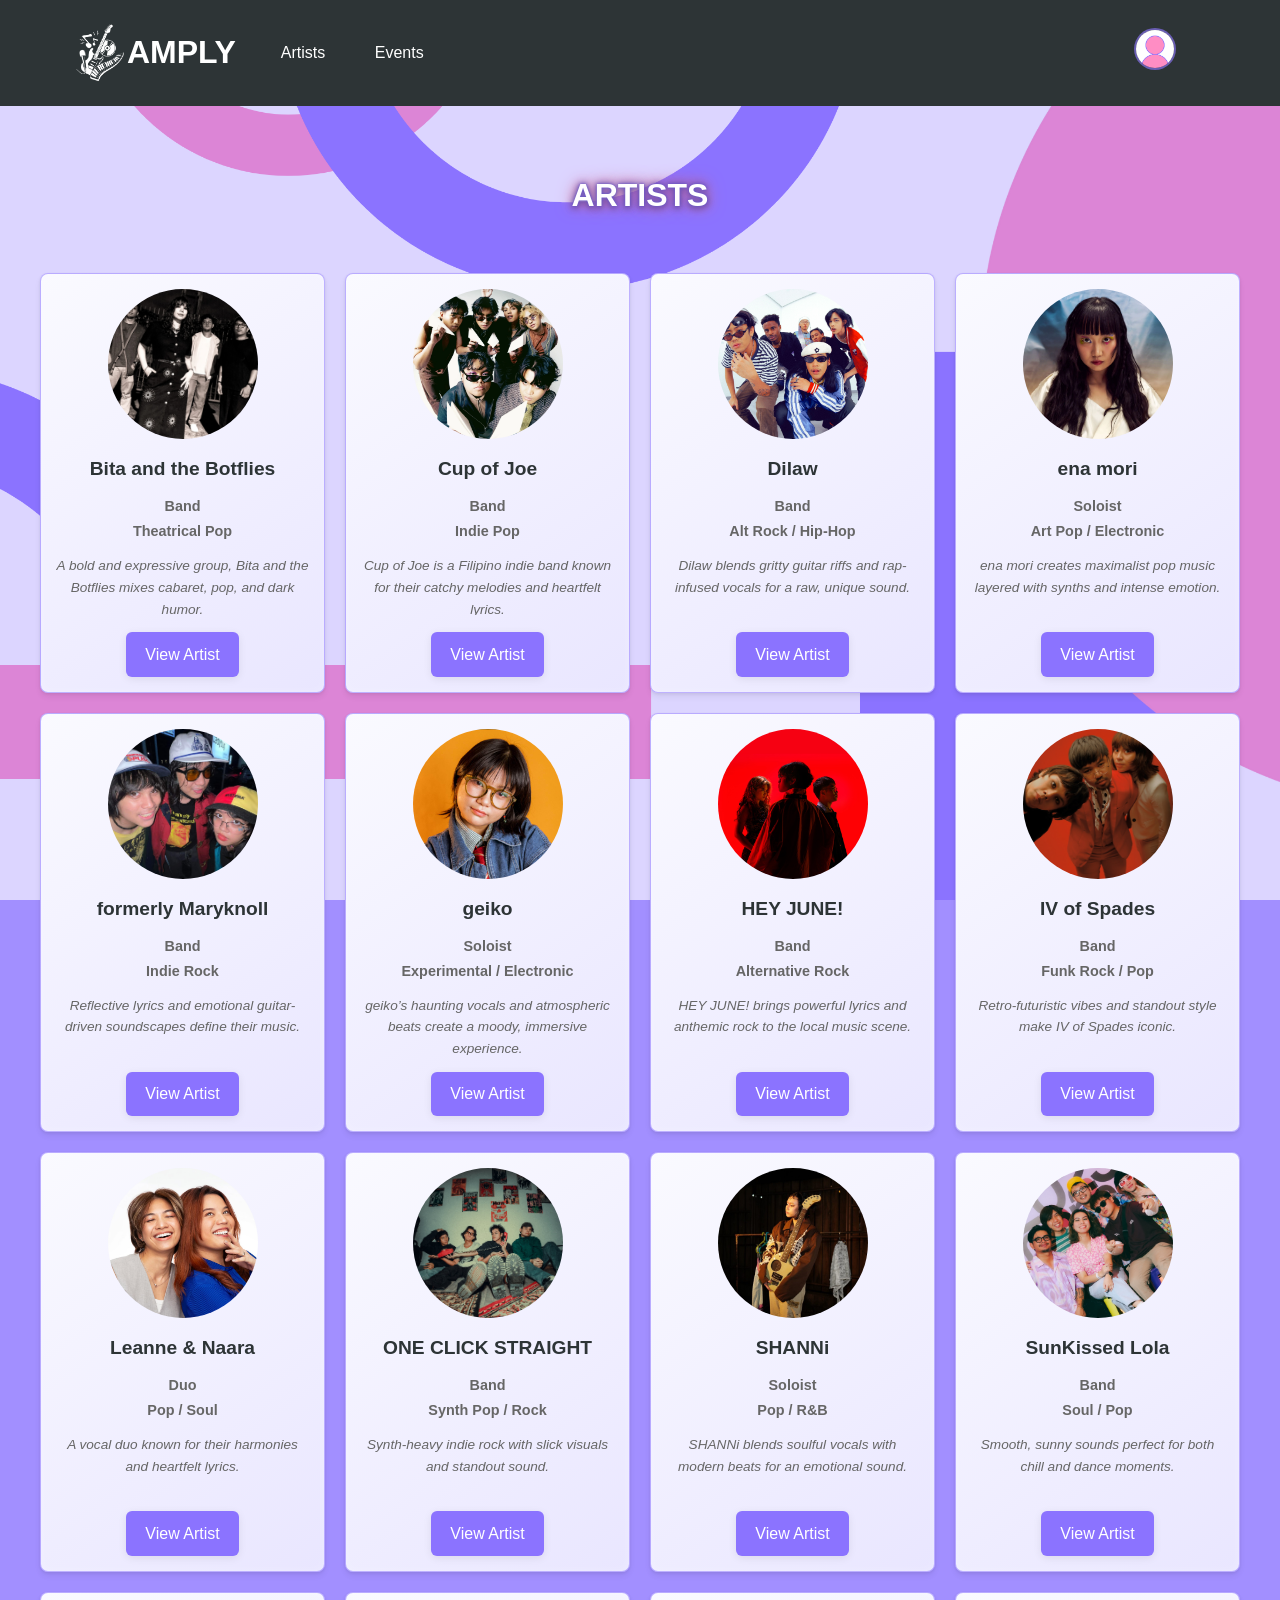
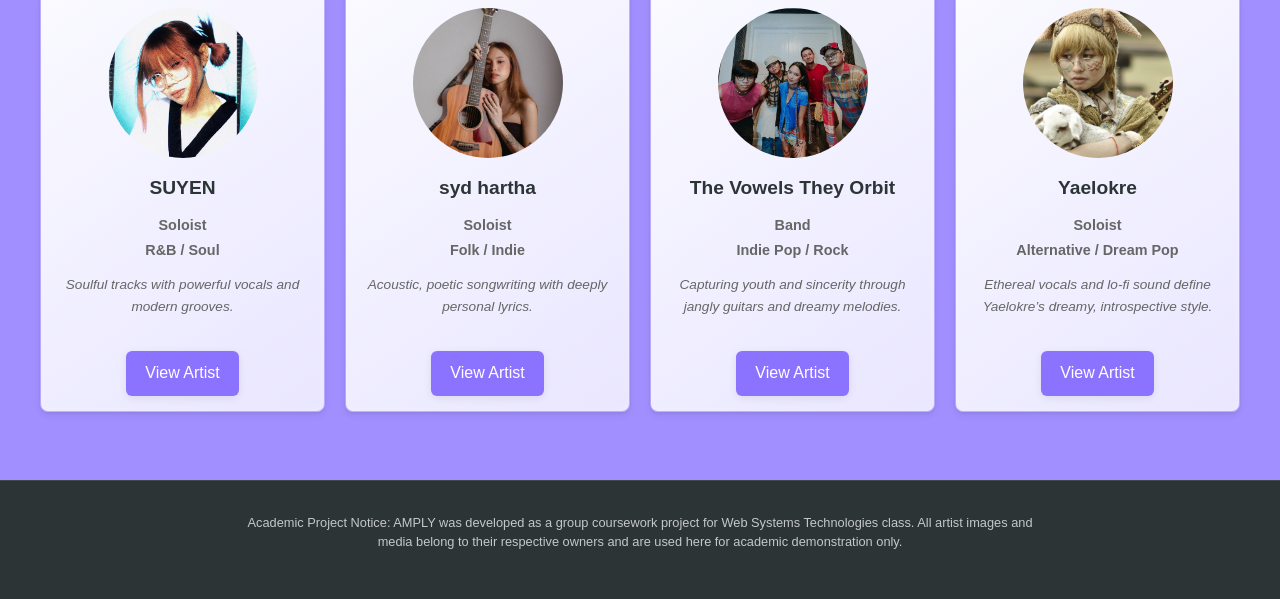
<file: artists.html>
<!DOCTYPE html>
<html lang="en">
<head>
  <meta charset="UTF-8" />
  <meta name="viewport" content="width=device-width, initial-scale=1.0" />
  <title>Artists | AMPLY</title>
  <link rel="stylesheet" href="style.css" />
</head>

<body class="artists-page">

  <header>
    <div class="container header-flex">
      <div class="logo-nav-group">
        <div class="logo-container">
          <a href="index.html" class="logo-link">
            <img src="assets/white-transp-logo.png" alt="AMPLY Logo" class="logo-img" />
            <h1 class="logo">AMPLY</h1>
          </a>
        </div>
        <nav class="main-nav">
          <a href="artists.html" class="nav-link">Artists</a>
          <a href="events.html" class="nav-link">Events</a>
        </nav>
      </div>

      <div class="profile-dropdown">
        <img src="assets/blank-pfp.png" alt="User Avatar" class="avatar-icon" onclick="toggleDropdown()" />
        <div id="dropdownMenu" class="dropdown-menu">
            <a href="profile.html">Profile</a>
            <a href="applications.html">My Events</a>
            <a href="login.html">Logout</a>
        </div>
      </div>
    </div>
  </header>

  <!-- Main content area -->
  <main class="main-content">
    <h2 class="artist-section-title">ARTISTS</h2>
    <div class="artist-grid" id="artist-container">
      <p id="loading-message">Loading artists...</p>
    </div>
  </main>

  <footer class="site-footer">
    <p class="academic-project-notice">Academic Project Notice: AMPLY was developed as a group coursework project for Web Systems Technologies class. All artist images and media belong to their respective owners and are used here for academic demonstration only.</p>
  </footer>

  <script src="profile.js"></script>
  <script src="artists-script.js"></script>
  
</body>
</html>
</file>
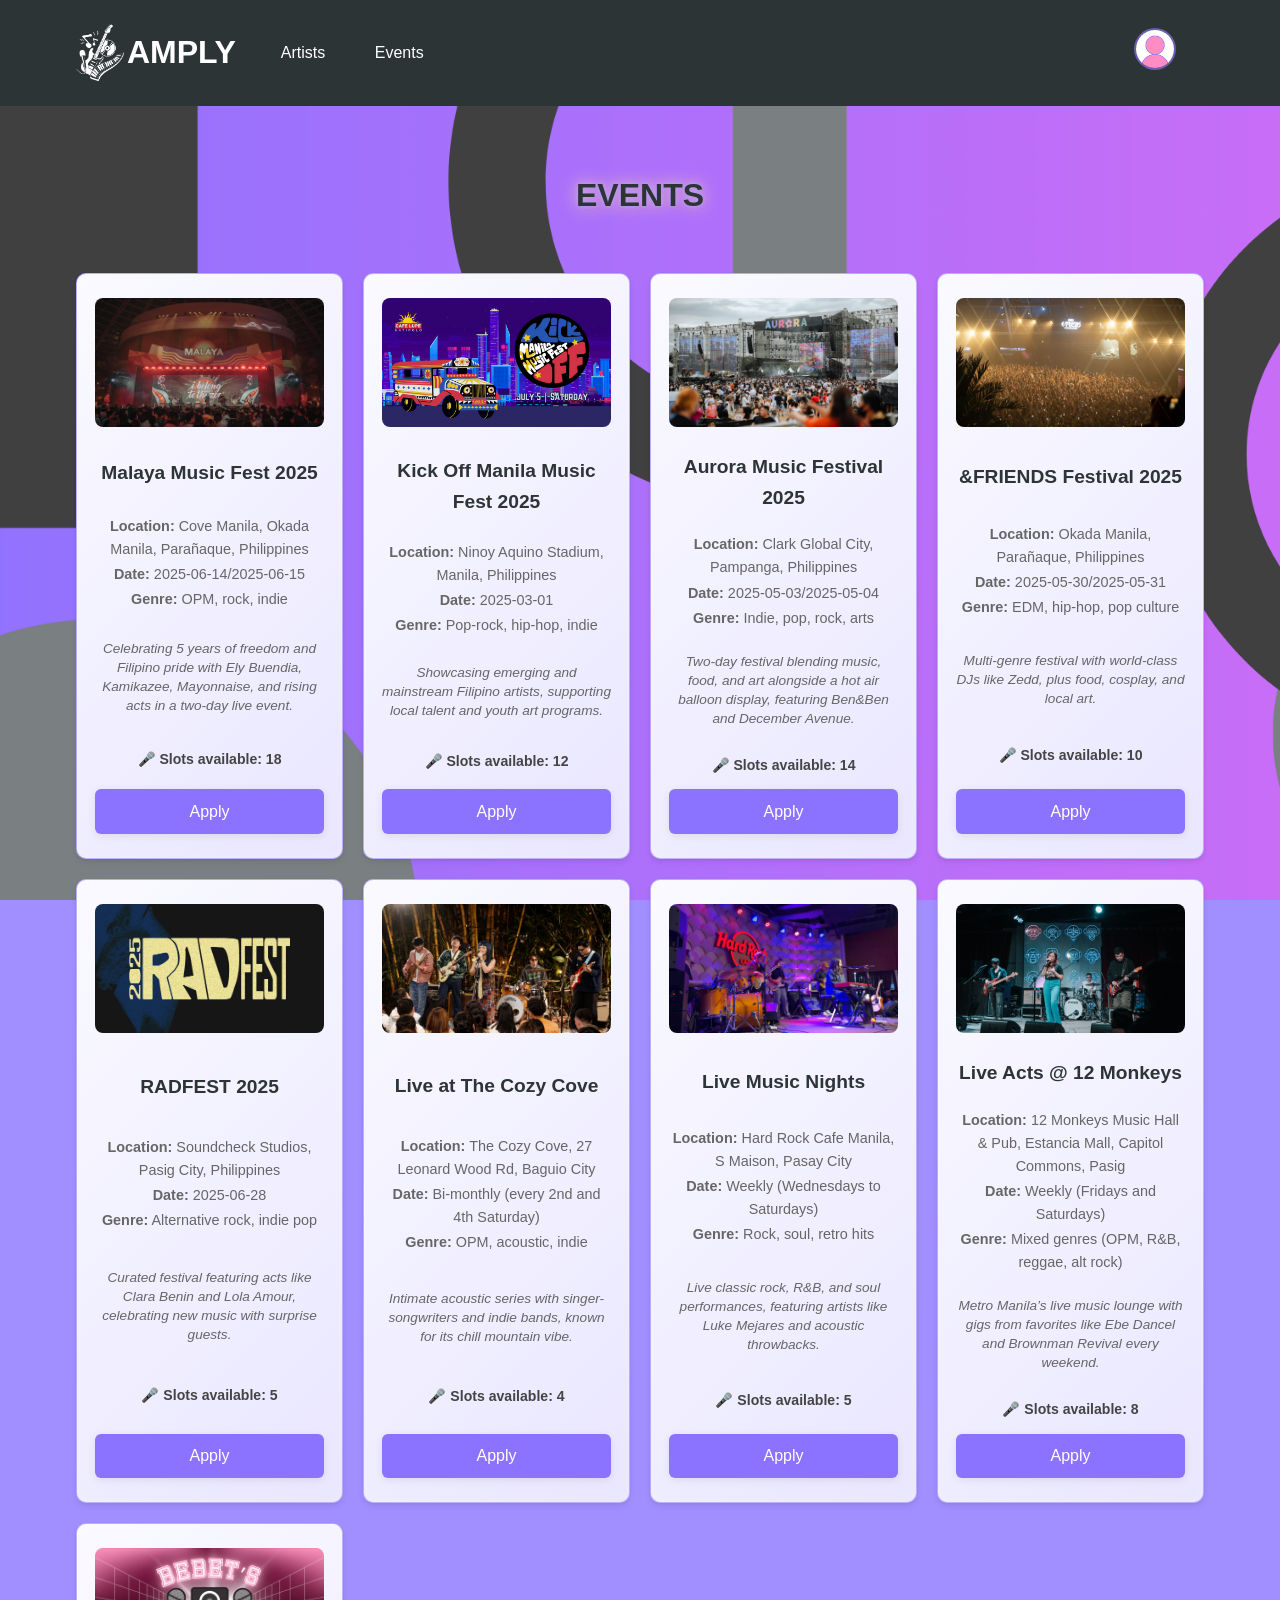
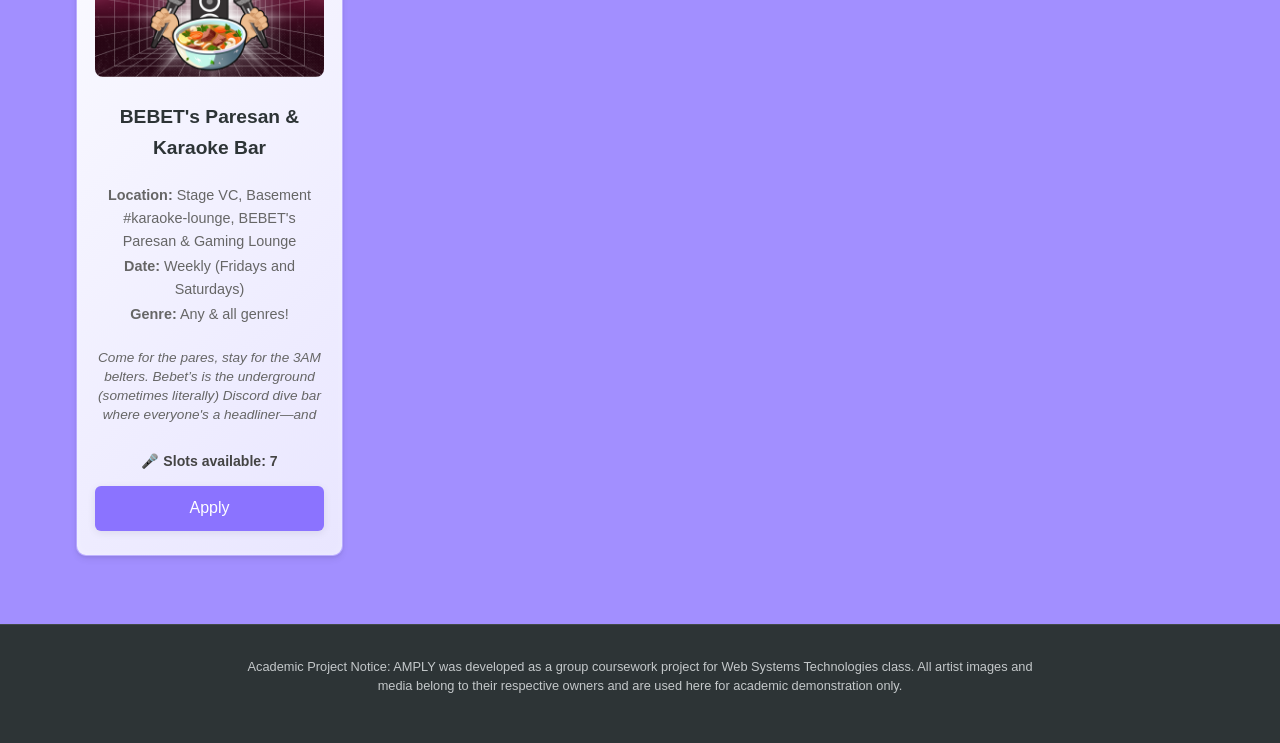
<file: events.html>
<!DOCTYPE html>
<html lang="en">
<head>
  <meta charset="UTF-8" />
  <meta name="viewport" content="width=device-width, initial-scale=1.0" />
  <title>Events | AMPLY</title>
  <link rel="stylesheet" href="style.css" />
</head>

<body class="events-page">
  <header>
    <div class="container header-flex">
      <div class="logo-nav-group">
        <div class="logo-container">
          <a href="index.html" class="logo-link">
            <img src="assets/white-transp-logo.png" alt="AMPLY Logo" class="logo-img" />
            <h1 class="logo">AMPLY</h1>
          </a>
        </div>
        <nav class="main-nav">
          <a href="artists.html" class="nav-link">Artists</a>
          <a href="events.html" class="nav-link">Events</a>
        </nav>
      </div>

      <div class="profile-dropdown">
        <img src="assets/blank-pfp.png" alt="User Avatar" class="avatar-icon" onclick="toggleDropdown()" />
        <div id="dropdownMenu" class="dropdown-menu">
            <a href="profile.html">Profile</a>
            <a href="applications.html">My Events</a>
            <a href="login.html">Logout</a>
        </div>
      </div>
    </div>
  </header>

<main class="main-content">
  <h2 class="event-section-title">EVENTS</h2>
  <div class="container">
    <div class="event-grid" id="event-container">
      <p id="loading-message">Loading events...</p>
    </div>
  </div>
</main>

  <footer class="site-footer">
    <p class="academic-project-notice">Academic Project Notice: AMPLY was developed as a group coursework project for Web Systems Technologies class. All artist images and media belong to their respective owners and are used here for academic demonstration only.</p>
  </footer>

  <script src="profile.js"></script>
  <script src="events-script.js"></script>

</body>
</html>
</file>
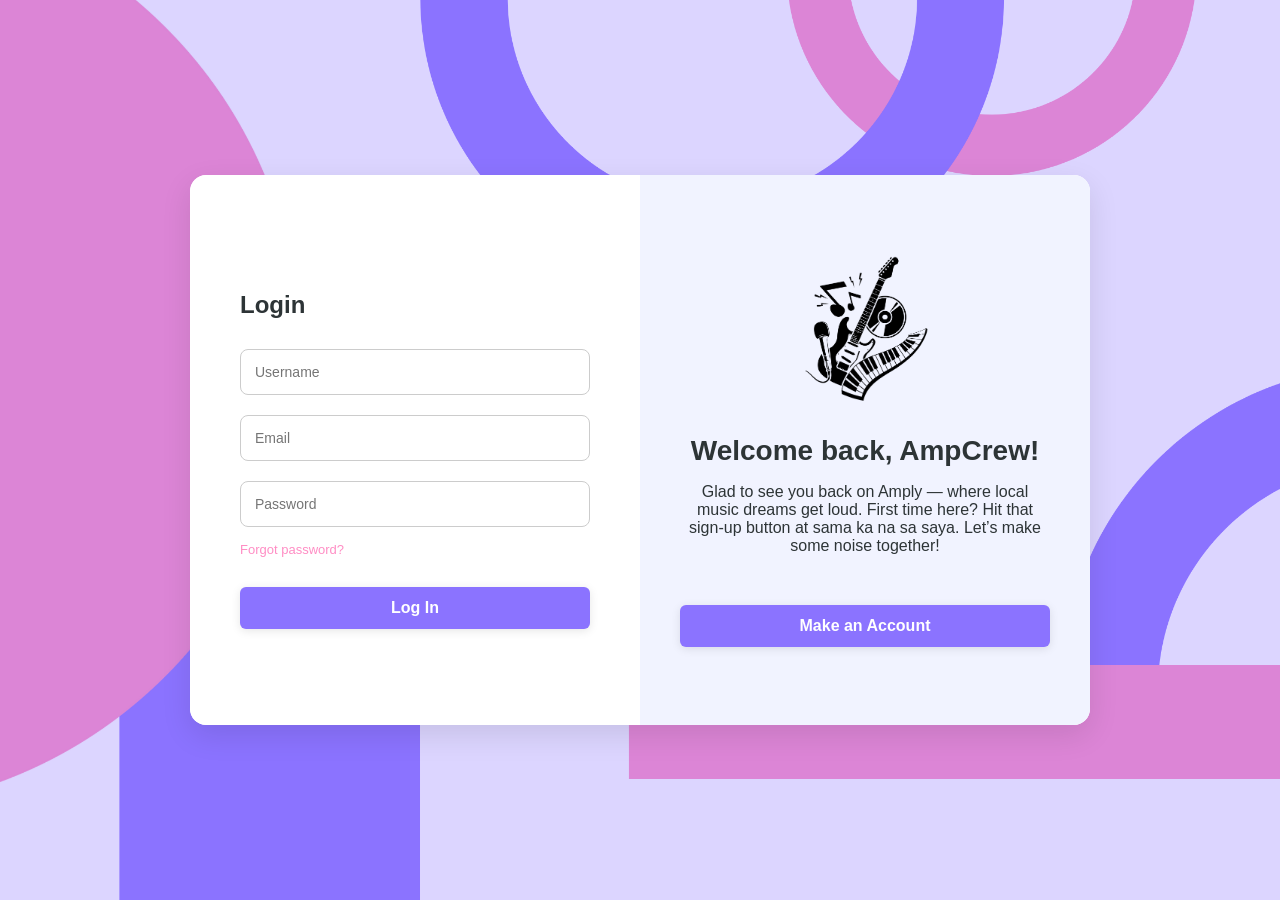
<file: login.html>
<!DOCTYPE html>
<html lang="en">
<head>
  <meta charset="UTF-8" />
  <meta name="viewport" content="width=device-width, initial-scale=1" />
  <title>Log In | AMPLY</title>
  <link rel="stylesheet" href="auth-style.css" />
</head>
<body>
  <div class="auth-container">
    <!-- Login form panel -->
    <div class="form-panel login-panel slide-in-left active"> <!-- add these two classes -->
      <h2>Login</h2>
      <form id="loginForm">
        <input type="text" placeholder="Username" required />
        <input type="email" placeholder="Email" required />
        <input type="password" placeholder="Password" required />
        <a href="#" class="forgot" id="forgotPassword">Forgot password?</a>
        <button type="submit">Log In</button>
      </form>
    </div>

    <!-- Password Recovery Pop-up Modal -->
    <div id="recoveryModal" class="modal">
      <div class="modal-content">
        <span class="close-btn" id="closeModal">&times;</span>
        <p>
          We've just sent a password recovery link to your email. Check your inbox (and maybe your spam folder, 
          just in case) to reset your password and get back to Amply in no time.
        </p>
      </div>
    </div>

    <!-- Register panel -->
    <div class="form-panel register-panel slide-out-right"> 
      <h2>Register</h2>
      <form id="registerForm">
        <input type="text" placeholder="Username" required />
        <select required>
          <option disabled selected>What are you?</option>
          <option>Organizer</option>
          <option>Artist</option>
        </select>
        <input type="email" placeholder="Email" required />
        <input type="password" placeholder="Password" required />
        <input type="password" placeholder="Confirm Password" required />
        <button type="submit">Sign Up</button>
      </form>
    </div>

    <!-- Toggle panels -->
    <div class="toggle-panel toggle-panel-right active"> 
      <div class="toggle-inner">
        <img src="assets/black-transp-logo.png" alt="Amply Logo" class="panel-logo" />
        <h2>Welcome back, AmpCrew!</h2>
        <p>
          Glad to see you back on Amply — where local music dreams get loud. First time here? 
          Hit that sign-up button at sama ka na sa saya. Let’s make some noise together!
        </p>
        <button id="toggle-to-register">Make an Account</button>
      </div>
    </div>

    <!-- Toggle panel on the left side (shown with register form) -->
    <div class="toggle-panel toggle-panel-left"> 
      <div class="toggle-inner">
        <img src="assets/black-transp-logo.png" alt="Amply Logo" class="panel-logo" />
        <h2>Already part of the AmpCrew?</h2>
        <p>
          Plug in, tune up, and pick up where you left off — whether you’re here to rock the 
          stage or run the show, we’re glad to have you back in the groove. Let’s keep building 
          the local soundscape together, sama-sama nating paandarin ang tunog ng bayan.
        </p>
        <button id="toggle-to-login">Log In</button>
      </div>
    </div>
  </div>
</body>

<script src="auth-script.js"></script>

</html>
</file>
<file: style.css>
/*==============================
  Base
==============================*/
body {
  margin: 0;
  font-family: 'Inter', 'Segoe UI', Tahoma, sans-serif;
  color: #2d3436;
  background-color: #fff;
  line-height: 1.6;
}

html {
  scroll-behavior: smooth;
}

/*==============================
  Header
==============================*/
header {
  background-color: #2d3436;
  color: #fff;
  position: sticky;
  top: 0;
  width: 100%;
  z-index: 1000;
  padding: 0.5em 0; 
}

header .container {
  display: flex;
  justify-content: space-between;
  align-items: center;
  max-width: 1200px;
  padding: 0 2em;
  margin: 0 auto;
  width: 100%;
  height: 90px;
}

.logo-container {
  display: flex;
  align-items: center;
  gap: 5px; 
}

.logo-img {
  height: 60px;
  object-fit: contain;
}

.logo-nav-group {
  display: flex;
  align-items: center;
  gap: 2em;
}

.logo-link {
  display: flex;
  align-items: center;
  text-decoration: none;
  color: inherit;
}

.main-nav {
  display: flex;
  gap: 1.5em;
}

.nav-link {
  color: #fff;
  text-decoration: none;
  font-weight: 500;
  font-size: 1em;
  padding: 0.4em 0.8em;
  border-radius: 6px;
  transition: background-color 0.3s ease, transform 0.2s ease;
  cursor: pointer;
}

.nav-link:hover,
.nav-link:focus {
  background-color: rgba(255, 255, 255, 0.1);
  color: #8b73ff;
  transform: translateY(-2px);
}

/*==============================
  Auth Buttons
==============================*/
.auth-buttons {
  display: flex;
  align-items: center;
}

.auth-buttons button {
  margin-left: 0.75em;
  padding: 0.6em 1.2em;
  border-radius: 6px;
  border: none;
  background-color: #fff;
  color: #2d3436;
  font-weight: 500;
  font-family: inherit;
  cursor: pointer;
  box-shadow: 0 2px 8px rgba(0, 0, 0, 0.08);
  transition: background-color 0.3s ease, color 0.3s ease, transform 0.2s ease, box-shadow 0.3s ease;
}

.auth-buttons button:hover,
.auth-buttons button:focus {
  background-color: #ff8dc4;
  color: #fff;
  transform: translateY(-2px);
  box-shadow: 0 6px 14px rgba(0, 0, 0, 0.15);
}

.auth-buttons .signup {
  background-color: #8b73ff;
  color: #fff;
}

.auth-buttons .signup:hover,
.auth-buttons .signup:focus {
  background-color: #6b57d9;
}

/*==============================
  Profile Picture
==============================*/
.profile-dropdown {
  position: relative;
  display: inline-block;
  margin-right: 2rem;
}

.avatar-icon {
  width: 42px;
  height: 42px;
  border-radius: 50%;
  cursor: pointer;
  border: 2px solid rgba(139, 115, 255, 0.6);
  background-color: rgba(255, 255, 255, 0.05);
  transition: all 0.25s ease;
  backdrop-filter: blur(6px);
}

.avatar-icon:hover {
  transform: scale(1.08);
  border-color: #8b73ff;
  box-shadow: 0 0 8px rgba(139, 115, 255, 0.4);
}

.dropdown-menu {
  display: none;
  position: absolute;
  right: 0;
  top: 52px;
  background-color: rgba(45, 52, 54, 0.9);
  border: 1px solid rgba(255, 255, 255, 0.06);
  backdrop-filter: blur(12px);
  border-radius: 14px;
  padding: 0.8rem 0;
  box-shadow: 0 8px 24px rgba(0, 0, 0, 0.5);
  min-width: 200px;
  z-index: 999;
  animation: dropdownFadeIn 0.2s ease-out;
}

@keyframes dropdownFadeIn {
  from {
    opacity: 0;
    transform: translateY(-8px);
  }
  to {
    opacity: 1;
    transform: translateY(0);
  }
}

.dropdown-menu a {
  display: block;
  padding: 0.75rem 1.5rem;
  color: #dcdde1;
  text-decoration: none;
  font-weight: 600;
  font-size: 0.95rem;
  letter-spacing: 0.4px;
  transition: background 0.2s ease, padding-left 0.2s ease;
}

.dropdown-menu a:hover {
  background-color: rgba(139, 115, 255, 0.1);
  color: #ffffff;
  padding-left: 1.8rem;
}

/*==============================
  Hero Section
==============================*/
.hero {
  position: relative;
  background: url('backgrounds/main-page-bg.png') center / cover no-repeat;
  display: flex;
  justify-content: center;
  align-items: center;
  min-height: 85vh;
  color: #fff;
  text-align: center;
  padding: 2em;
  z-index: 1;
  overflow: hidden;
}

.hero::before {
  content: '';
  position: absolute;
  inset: 0;
  background-color: rgba(0, 0, 0, 0.747);
  z-index: 2;
}

.hero .container {
  position: relative;
  z-index: 3;
  max-width: 900px;
}

.hero h2 {
  font-size: 2.5em;
  font-weight: 700;
  margin-bottom: 0.5em;
}

.hero p {
  font-size: 1.2em;
  font-weight: 400;
  max-width: 800px;
  margin: 0 auto;
}

/*==============================
  Artists and Events
==============================*/
.section-artists,
.section-events {
  display: flex;
  min-height: 40vh;
}

.section-artists {
  background-color: #ff8dc4;
  color: #2d3436;
}

.section-events {
  background-color: #8b73ff;
  color: #fff;
}

.section-artists .content,
.section-events .content {
  flex: 1;
  padding: 4em 3em;
  display: flex;
  flex-direction: column;
  justify-content: center;
}

.section-artists .half,
.section-events .half {
  flex: 1 1 50%;
  padding: 3em 4em;
  display: flex;
  flex-direction: column;
  justify-content: center;
  box-sizing: border-box;
}

.image-box {
  flex: 1;
  overflow: hidden;
  border-radius: 12px;
  box-shadow: 0 8px 20px rgba(0, 0, 0, 0.12);
  transition: box-shadow 0.3s ease;
}

.image-box:hover {
  box-shadow: 0 12px 28px rgba(0, 0, 0, 0.2);
}

.image-box img {
  width: 100%;
  height: 100%;
  object-fit: cover;
  display: block;
}

.section-artists h2,
.section-events h2,
.section-about h2 {
  font-size: 2.5em;
  font-weight: 700;
  margin-bottom: 1.5rem;
  line-height: 1.2;
}

.section-artists p,
.section-events p,
.section-about p {
  font-size: 1.15em;
  line-height: 1.8;
  max-width: 700px;
  margin-bottom: 2rem;
}

/*==============================
  About Us
==============================*/
.section-about {
  background-color: #242323; 
  color: #fff;           
  padding: 10em 2em;
  display: flex;
  flex-wrap: wrap;
  align-items: center;
  justify-content: center;
  text-align: center;
  min-height: 20vh;
}

.section-about .half {
  flex: 1 1 50%;
  padding: 3em 4em;
  margin: 0 auto;
  display: flex;
  flex-direction: column;
  justify-content: center;
  box-sizing: border-box;
}

.section-about .image-box {
  width: 100%;
  height: 100%;
  margin: 0 auto;
}

.section-about.creators-support a {
  color: #8b73ff;
  text-decoration: none;
  font-weight: 600;
  transition: color 0.3s ease;
}

.section-about.creators-support a:hover,
.section-about.creators-support a:focus {
  color: #ff8dc4;
  text-decoration: underline;
}

.duotone {
  color: #8b73ff;
  font-weight: 700;
  letter-spacing: 0.5px;
}

/*==============================
  Buttons
==============================*/
.btn-artist,
.btn-event {
  max-width: 220px;
  text-align: center;
  padding: 0.6em 1.2em;
  border-radius: 6px;
  font-weight: 600;
  box-shadow: 0 2px 8px rgba(0, 0, 0, 0.08);
  transition: background-color 0.3s ease, transform 0.2s ease;
}

.btn-artist {
  background-color: #fcbad3;
  color: #2d3436;
  text-decoration: none;
}

.btn-artist:hover,
.btn-artist:focus {
  background-color: #f89cc0;
  transform: translateY(-2px);
  box-shadow: 0 4px 12px rgba(0, 0, 0, 0.15)
}

.btn-event {
  background-color: #b5a4ff;
  color: #2d3436;
  text-decoration: none; 
}

.btn-event:hover,
.btn-event:focus {
  background-color: #a18fff;
  transform: translateY(-2px);
  box-shadow: 0 4px 12px rgba(0, 0, 0, 0.15);
}

/*==============================
  Footer
==============================*/
.site-footer {
  background-color: #2d3436;
  color: #fff;
  text-align: center;
  padding: 2rem 1rem;
  font-size: 0.9rem;
  border-top: 1px solid rgba(255, 255, 255, 0.1);
}

.academic-project-notice {
  max-width: 800px;
  margin: 0 auto 1rem;
  color: #c4c8ca;
  font-size: 0.8rem;
  line-height: 1.5;
}

/*==============================
  Animations
==============================*/
@media (max-width: 900px) {
  header .container {
    padding: 0 1em;
  }
  .main-nav {
    gap: 1em;
  }
  .logo-img {
    height: 60px;
  }
}

@media (max-width: 768px) {
  .section-artists,
  .section-events,
  .section-about {
    flex-direction: column;
  }
  .half,
  .carousel-container {
    flex: 1 1 100%;
    padding: 1.5em;
  }
  .content,
  .image-box {
    width: 100%;
    height: auto;
    padding: 2em 1.5em;
  }
  .carousel {
    width: 300%;
  }
}

@media (max-width: 600px) {
  .section-about {
    padding: 6em 1em;
  }
}

@media (max-width: 500px) {
  .hero h2 {
    font-size: 2em;
  }
  .hero p {
    font-size: 1em;
  }
}

@media (max-width: 400px) {
  .btn {
    max-width: 100%;
    padding: 0.8em 1em;
    font-size: 0.9em;
  }
}

.fade-in {
  opacity: 0;
  transform: translateY(10px);
  animation: fadeSlideUp 0.5s ease-out forwards;
}

@keyframes fadeSlideUp {
  to {
    opacity: 1;
    transform: translateY(0);
  }
}

/*==============================
  Artist Cards
==============================*/
.main-content {
  padding-top: 3rem;
}

body.artists-page {
  background: url('backgrounds/artists-tab.png') no-repeat center center fixed;
  background-size: cover;
  background-attachment: fixed;
  background-color: #a28fff;
}

.artist-section-title {
  text-align: center;
  margin: 0 auto 2rem;
  padding-top: 1rem;
  font-size: 2rem;
  font-weight: 600;
  color: #ffffff;
  text-shadow:
    0 0 3px #5f55cc,
    0 0 7px #5f55cc,
    0 0 12px #cc6a90,
    0 0 18px #cc6a90,
    0 2px 6px rgba(0, 0, 0, 0.5);
}

.artist-grid {
  display: grid;
  grid-template-columns: repeat(auto-fill, minmax(250px, 1fr));
  gap: 20px;
  padding: 20px;
}

.artist-card {
  border: 1.5px solid #8b73ff88;
  border-radius: 8px;
  padding: 15px;
  text-align: center;
  background: linear-gradient(145deg, #fafaff, #e9e6ff);
  transition: transform 0.3s ease, box-shadow 0.3s ease, border-color 0.3s ease;
  box-shadow:
    0 1px 3px rgba(0, 0, 0, 0.07),
    0 4px 6px rgba(0, 0, 0, 0.06),
    inset 0 0 8px rgba(255, 255, 255, 0.25);
}

.artist-card:hover {
  transform: translateY(-6px);
  border-color: #ff8dc4;
  box-shadow:
    0 12px 25px rgba(139, 115, 255, 0.5),
    0 6px 12px rgba(255, 141, 196, 0.4),
    inset 0 0 14px rgba(255, 141, 196, 0.5);
}

.artist-pic {
  width: 150px;
  height: 150px;
  border-radius: 50%;
  margin: 0 auto 15px;
  background-color: #f0f0f0;
  overflow: hidden;
}

.artist-pic img {
  width: 100%;
  height: 100%;
  object-fit: cover;
}

.artist-name {
  margin: 10px 0;
  color: #2d3436;
  font-size: 1.2em;
  font-weight: 600;
}

.artist-meta {
  margin: 8px 0;
  color: #555;
}

.artist-meta p {
  margin: 2px 0;
  font-size: 0.9em;
  color: #666;
}

.artist-desc {
  font-size: 0.85em;
  font-style: italic;
  color: #666;
  margin: 12px 0;
  height: 60px;
  overflow: hidden;
  text-overflow: ellipsis;
}

.view-btn {
  background-color: #8b73ff; 
  color: #fff;
  border: none;
  padding: 0.6em 1.2em;
  border-radius: 6px;
  cursor: pointer;
  font-weight: 500;
  font-family: 'Inter', 'Segoe UI', Tahoma, sans-serif;
  transition: all 0.3s ease;
  box-shadow: 0 2px 8px rgba(0, 0, 0, 0.08);
  margin-top: 5px;
  display: inline-block;
  text-decoration: none; 
}

.view-btn:hover {
  background-color: #ff8dc4;
  color: #333;
  transform: translateY(-2px);
  box-shadow: 0 6px 14px rgba(0, 0, 0, 0.15);
}

/*==============================
  Event Cards
==============================*/
.main-content {
  padding: 3rem 20px;
}

.container {
  max-width: 1200px;
  margin: 0 auto;
  padding: 0 20px;
}

body.events-page {
  background: url('backgrounds/events-tab.png') no-repeat center center fixed;
  background-size: cover;
  background-attachment: fixed;
  background-color: #a28fff;
}

.event-section-title {
  text-align: center;
  margin: 0 auto 2rem;
  padding-top: 1rem;
  font-size: 2rem;
  font-weight: 600;
  color: #2d3436;
  text-shadow:
    0 0 5px #b3a6ff,
    0 0 10px #d98fc9,
    0 0 15px #c19eff,
    0 0 20px #e7a5d0,
    0 2px 6px rgba(0, 0, 0, 0.15);
}

.event-grid {
  display: grid;
  grid-template-columns: repeat(auto-fill, minmax(250px, 1fr));
  gap: 20px;
  padding: 20px;
}

.event-card {
  display: flex;
  flex-direction: column;
  justify-content: space-between;
  border: 1.5px solid #8b73ff88;
  border-radius: 10px;
  padding: 24px 18px;
  min-height: 400px;
  text-align: center;
  background: linear-gradient(135deg, #fafaff, #e9e6ff);
  transition: transform 0.3s ease, box-shadow 0.3s ease, border-color 0.3s ease;
  box-shadow:
    0 1px 3px rgba(0, 0, 0, 0.07),
    0 4px 6px rgba(0, 0, 0, 0.06),
    inset 0 0 8px rgba(255, 255, 255, 0.25);
}

.event-card:hover {
  transform: translateY(-6px);
  border-color: #ff8dc4;
  box-shadow:
    0 12px 25px rgba(139, 115, 255, 0.5),
    0 6px 12px rgba(255, 141, 196, 0.4),
    inset 0 0 14px rgba(255, 141, 196, 0.5);
}

.event-pic {
  width: 100%;
  aspect-ratio: 16 / 9;
  border-radius: 8px;
  margin: 0 auto 15px;
  background-color: #f0f0f0;
  overflow: hidden;
}

.event-pic img {
  width: 100%;
  height: 100%;
  object-fit: cover;
  display: block;
}

.event-name {
  margin: 10px 0;
  color: #2d3436;
  font-size: 1.2em;
  font-weight: 600;
}

.event-meta {
  margin: 8px 0;
  color: #555;
}

.event-meta p {
  margin: 2px 0;
  font-size: 0.9em;
  color: #666;
}

.event-desc {
  font-size: 0.85em;
  font-style: italic;
  color: #666;
  margin: 12px 0;
  line-height: 1.4;
  max-height: 5.6em; 
  overflow: hidden;
  text-overflow: ellipsis;
}

.event-slots {
  font-size: 0.88em;
  color: #444;
  font-weight: 600;
  margin-bottom: 8px;
}

.apply-btn {
  background-color: #8b73ff;
  color: #fff;
  border: none;
  padding: 0.6em 1.2em;
  border-radius: 6px;
  cursor: pointer;
  font-weight: 500;
  font-family: 'Inter', 'Segoe UI', Tahoma, sans-serif;
  transition: all 0.3s ease;
  box-shadow: 0 2px 8px rgba(0, 0, 0, 0.08);
  margin-top: 5px;
  display: inline-block;
  text-decoration: none;
}

.apply-btn:hover {
  background-color: #ff8dc4;
  color: #333;
  transform: translateY(-2px);
  box-shadow: 0 6px 14px rgba(0, 0, 0, 0.15);
  text-decoration: none;
}

/*====================================
  Artist Profiles
====================================*/

.artist-profile-page {
  background-color: #1c1e21;
  color: white;
  font-family: 'Segoe UI', Tahoma, sans-serif;
  margin: 0;
  padding: 0;
  animation: fadeIn 0.6s ease-in-out;
}

@keyframes fadeIn {
  from { opacity: 0; transform: translateY(10px); }
  to { opacity: 1; transform: translateY(0); }
}

.artist-profile-page .profile-cover {
  width: 100%;
  height: 300px;
  background-size: cover;
  background-position: center;
  border-bottom: 4px solid #8b73ff;
  position: relative;
}

.artist-back-btn {
  display: inline-block;
  margin: 2rem auto 1rem 3rem;
  padding: 0.85rem 2rem;
  background-color: #8b73ff; 
  color: #f1f1f1;
  text-decoration: none;
  font-weight: 700;
  letter-spacing: 0.6px;
  font-size: 1rem;
  border: none;
  border-radius: 999px;
  backdrop-filter: blur(6px);
  transition: all 0.3s ease;
  box-shadow: 
    0 2px 6px rgba(0, 0, 0, 0.4),
    0 6px 16px rgba(139, 115, 255, 0.2);
}

.artist-back-btn:hover {
  background-color: #a393ff; 
  color: #ffffff;
  box-shadow: 
    0 4px 10px rgba(0, 0, 0, 0.45),
    0 8px 20px rgba(139, 115, 255, 0.3);
  transform: translateY(-2px) scale(1.04);
}

.profile-details {
  max-width: 1000px;
  margin: auto;
  padding: 2rem;
  animation: fadeIn 0.6s ease-in-out 0.2s both;
}

.top-section {
  display: flex;
  align-items: center;
  gap: 2rem;
  margin-bottom: 2rem;
  flex-wrap: wrap;
}

.container {
  max-width: 1200px;
  margin: 0 auto;
  padding: 0 1rem;
}

.artist-profile-page .profile-pfp {
  width: 180px;
  height: 180px;
  border-radius: 1rem;
  object-fit: cover;
  border: 4px solid #ff8dc4;
  box-shadow: 0 4px 10px rgba(0,0,0,0.5);
  background-color: #2d3436;
}

.artist-profile-page .profile-basic-info {
  flex: 1;
}

.artist-profile-page .profile-basic-info h2 {
  margin: 0;
  color: #8b73ff;
  font-size: 2rem;
}

.artist-profile-page .profile-location,
.artist-profile-page .profile-basic-info p {
  font-style: italic;
  color: #ccc;
  margin: 0.2rem 0;
}

.artist-profile-page .profile-info-box {
  margin: 2.5rem 0;
  background-color: #2f3136;
  padding: 1.5rem;
  border-radius: 12px;
  box-shadow: 0 4px 12px rgba(0, 0, 0, 0.2);
  animation: fadeIn 0.6s ease-in-out;
}

.profile-info-box h3 {
  color: #ff8dc4;
  margin-bottom: 1rem;
}

.bio-text {
  font-size: 1rem;
  line-height: 1.6;
  color: #e0e0e0;
  white-space: pre-line;
  animation: fadeIn 0.6s ease-in-out;
}

.socials-contact-group {
  display: flex;
  flex-direction: column;
  gap: 2rem;
}

@media (min-width: 768px) {
  .socials-contact-group {
    flex-direction: row;
    justify-content: space-between;
  }

  .socials-contact-group > div {
    flex: 1;
  }
}

.social-link {
  display: inline-flex;
  align-items: center;
  justify-content: center;
  padding: 0.75em 1.2em;
  margin: 0.5rem 0.75rem 0 0;
  border-radius: 8px;
  background-color: transparent;
  text-decoration: none;
  font-weight: 500;
  font-size: 1em;
  color: #8b73ff;
  text-align: center;
  transition: background-color 0.3s ease, transform 0.2s ease, color 0.3s ease;
  min-width: 100px;
}

.social-link:hover,
.social-link:focus {
  background-color: rgba(255, 255, 255, 0.1);
  color: #ff8dc4;
  transform: translateY(-2px);
}

.gallery-grid {
  display: grid;
  grid-template-columns: repeat(auto-fit, minmax(180px, 1fr));
  gap: 1rem;
}

.gallery-grid img {
  width: 100%;
  height: 160px;
  border-radius: 12px;
  object-fit: cover;
  transition: transform 0.3s ease;
  cursor: pointer;
}

.gallery-grid img:hover {
  transform: scale(1.05);
}

#lightbox-modal {
  position: fixed;
  display: none;
  z-index: 999;
  top: 0;
  left: 0;
  width: 100vw;
  height: 100vh;
  background: rgba(0,0,0,0.85);
  justify-content: center;
  align-items: center;
}

#lightbox-modal img {
  max-width: 90%;
  max-height: 80%;
  border-radius: 12px;
  box-shadow: 0 0 20px rgba(255,255,255,0.2);
  animation: fadeIn 0.4s ease-in-out;
}

#lightbox-modal:before {
  content: "✕";
  position: absolute;
  top: 1.5rem;
  right: 2rem;
  color: #fff;
  font-size: 2rem;
  cursor: pointer;
  z-index: 1000;
}

.highlight-video iframe {
  width: 100%;
  max-width: 800px;
  height: 400px;
  display: block;
  margin: auto;
  border: none;
  border-radius: 12px;
  box-shadow: 0 4px 16px rgba(0, 0, 0, 0.4);
  animation: fadeIn 0.6s ease-in-out;
}

/*====================================
  Event Application
====================================*/

.event-application-page {
  background: linear-gradient(145deg, #1e1e2f, #2d3436);
  color: white;
  min-height: 100vh;
  font-family: 'Segoe UI', Tahoma, Geneva, Verdana, sans-serif;
}

.event-application-page::before {
  content: "";
  position: fixed;
  inset: 0;
  background-color: rgba(0, 0, 0, 0.377); /* dark overlay */
  z-index: -1;
}

.application-form-container {
  max-width: 800px;
  margin: 4rem auto;
  background: linear-gradient(
    135deg,
    rgba(28, 30, 33, 0.9),
    rgba(75, 62, 129, 0.85)
  );
  backdrop-filter: blur(18px) saturate(180%);
  -webkit-backdrop-filter: blur(18px) saturate(180%);
  padding: 2.75rem 3rem;
  border-radius: 20px;
  box-shadow:
    0 0 30px rgba(139, 115, 255, 0.25),
    0 20px 50px rgba(0, 0, 0, 0.6);
  border: 1px solid rgba(255, 255, 255, 0.18);
  position: relative;
  z-index: 10;
}

.application-form-container:hover {
  border: 1px solid #8b73ff;
  box-shadow:
    0 0 40px rgba(139, 115, 255, 0.4),
    0 20px 50px rgba(0, 0, 0, 0.6);
  transition: all 0.3s ease-in-out;
}

.application-form-container h2 {
  text-align: center;
  margin-bottom: 2rem;
  color: #ff8dc4;
  font-size: 2rem;
  letter-spacing: 1px;
}

.application-form label {
  display: block;
  margin-top: 1.2rem;
  font-weight: 600;
  color: #ffffffe7;
  text-transform: uppercase;
  font-size: 0.9rem;
  letter-spacing: 0.5px;
}

.application-form input,
.application-form textarea {
  width: 100%;
  padding: 0.75rem 1rem;
  margin-top: 0.5rem;
  background-color: rgba(255, 255, 255, 0.05);
  color: #fff;
  border: 1px solid rgba(255, 255, 255, 0.15);
  border-radius: 8px;
  transition: border-color 0.3s ease, background-color 0.3s ease;
  resize: none;
}

.application-form input:focus,
.application-form textarea:focus {
  outline: none;
  border-color: #8b73ff;
  background-color: rgba(255, 255, 255, 0.08);
}

.application-form button {
  margin-top: 2rem;
  background-color: #8b73ff;
  color: #fff;
  padding: 0.9rem 1.8rem;
  border: none;
  border-radius: 8px;
  cursor: pointer;
  font-size: 1rem;
  font-weight: bold;
  letter-spacing: 0.5px;
  transition: background-color 0.3s ease, transform 0.2s ease;
}

.application-form button:hover {
  background-color: #ff8dc4;
  color: #2d3436;
  transform: translateY(-2px);
}

.success-message {
  text-align: center;
  color: #00ff9d;
  margin-top: 1.5rem;
  font-weight: 600;
  display: none;
  font-size: 1rem;
  letter-spacing: 0.5px;
}

.back-btn {
  display: inline-block;
  margin: 2rem auto 1rem 3rem;
  padding: 0.75rem 1.8rem;
  background-color: #8b73ff; 
  color: #f1f1f1;
  text-decoration: none;
  font-weight: 600;
  letter-spacing: 0.5px;
  font-size: 0.95rem;
  border: none;
  border-radius: 999px;
  backdrop-filter: blur(4px);
  transition: all 0.3s ease;
  box-shadow: 
    0 2px 6px rgba(0, 0, 0, 0.4),
    0 4px 10px rgba(139, 115, 255, 0.15);
}

.back-btn:hover {
  background-color: #a393ff; 
  color: #ffffff;
  box-shadow: 
    0 4px 10px rgba(0, 0, 0, 0.5),
    0 6px 16px rgba(139, 115, 255, 0.25);
  transform: translateY(-2px) scale(1.03);
}

*,
*::before,
*::after {
  box-sizing: border-box;
}

img,
video,
iframe {
  max-width: 100%;
}

@media (max-width: 768px) {
  header .header-flex {
    height: auto;
    min-height: 76px;
    flex-wrap: wrap;
    gap: 0.5rem 1rem;
    padding-block: 0.5rem;
  }

  .logo-nav-group {
    min-width: 0;
    gap: 0.75rem;
  }

  .section-artists,
  .section-events {
    min-height: 0;
  }

  .section-artists .content,
  .section-events .content {
    padding: clamp(1.5rem, 6vw, 3rem) clamp(1rem, 5vw, 2rem);
  }

  .section-artists .image-box,
  .section-events .image-box {
    width: 100%;
    height: auto;
    min-height: 0;
    aspect-ratio: 16 / 9;
    padding: 0;
    border-radius: 0;
  }

  .section-artists .image-box img,
  .section-events .image-box img {
    height: 100%;
  }

  .section-about {
    padding: clamp(3rem, 10vw, 6rem) 1rem;
  }

  .section-artists h2,
  .section-events h2,
  .section-about h2 {
    font-size: clamp(1.7rem, 7vw, 2.5rem);
  }

  .section-artists p,
  .section-events p,
  .section-about p {
    font-size: clamp(1rem, 3.8vw, 1.15rem);
  }

  .application-form-container {
    width: calc(100% - 2rem);
    margin: 1.5rem auto;
    padding: clamp(1.25rem, 5vw, 2.75rem);
  }

  .profile-details {
    padding: clamp(1rem, 4vw, 2rem);
  }

  .highlight-video iframe {
    height: auto;
    aspect-ratio: 16 / 9;
  }
}

@media (max-width: 520px) {
  header .header-flex {
    align-items: flex-start;
  }

  .logo-nav-group {
    flex: 1 1 100%;
    justify-content: space-between;
    gap: 0.25rem;
  }

  .logo-img {
    height: 42px;
  }

  .logo {
    font-size: 1.2rem;
  }

  .main-nav {
    gap: 0;
  }

  .nav-link {
    padding: 0.35rem 0.5rem;
    font-size: 0.9rem;
  }

  .auth-buttons {
    gap: 0.5rem;
    margin-left: auto;
  }

  .auth-buttons button {
    margin-left: 0;
    padding: 0.5rem 0.8rem;
  }

  .profile-dropdown {
    margin: 0 0 0 auto;
  }

  .event-grid,
  .artist-grid {
    grid-template-columns: minmax(0, 1fr);
    padding: 0.75rem;
  }

  .event-section-title,
  .artist-section-title {
    font-size: clamp(1.5rem, 7vw, 2rem);
  }

  .artist-profile-page .profile-pfp {
    width: clamp(120px, 35vw, 180px);
    height: auto;
    aspect-ratio: 1;
  }

  .artist-profile-page .profile-basic-info h2 {
    font-size: clamp(1.5rem, 7vw, 2rem);
    overflow-wrap: anywhere;
  }

  .artist-back-btn,
  .back-btn {
    margin: 1rem;
  }
}
</file>
<file: auth-style.css>
/*==============================
  Login / Sign Up Page Design
==============================*/
body {
  margin: 0;
  font-family: 'Segoe UI', Tahoma, Geneva, Verdana, sans-serif;
  background: url('backgrounds/login-bg.png') no-repeat center center fixed;
  background-size: cover;
  display: flex;
  justify-content: center;
  align-items: center;
  height: 100vh;
}

.auth-container {
  position: relative;
  width: 900px;
  height: 550px;
  background: #fff;
  border-radius: 16px;
  box-shadow: 0 10px 30px rgba(0, 0, 0, 0.1);
  overflow: hidden;
  display: flex;
  flex-direction: row;
}

.form-panel {
  position: absolute;
  top: 0;
  width: 50%;
  height: 100%;
  padding: 50px;
  box-sizing: border-box;
  background-color: rgba(255, 255, 255, 0.95);
  color: #2d3436;
  display: flex;
  flex-direction: column;
  justify-content: center;
  border-radius: 16px 0 0 16px;
  transition: opacity 0.5s ease, transform 0.5s ease;
  pointer-events: none;
  opacity: 0;
  z-index: 1;
  transform: translateX(0);
}

.register-panel {
  left: 50%;
  border-radius: 0 16px 16px 0;
}

.form-panel.active {
  display: flex;
  opacity: 1;
  pointer-events: auto;
  z-index: 2;
}

.toggle-panel {
  position: absolute;
  top: 0;
  width: 50%;
  height: 100%;
  background: #f1f3ff;
  padding: 40px;
  box-sizing: border-box;
  text-align: center;
  color: #2d3436;
  display: flex;
  justify-content: center;
  align-items: center;
  border-radius: 16px;
  opacity: 0;
  pointer-events: none;
  z-index: 1;
  transform: translateX(0);
  transition: transform 0.5s ease, opacity 0.5s ease;
}

.panel-logo {
  width: 140px;
  height: auto;
  margin-bottom: 2px;
}

.toggle-panel-right {
  right: 0;
  border-radius: 0 16px 16px 0;
}

.toggle-panel-left {
  left: 0;
  border-radius: 16px 0 0 16px;
}

.toggle-panel.active {
  opacity: 1;
  pointer-events: auto;
  z-index: 3;
}

input, select {
  margin: 10px 0;
  padding: 14px;
  font-size: 14px;
  border-radius: 8px;
  border: 1px solid #ccc;
  width: 100%;
  box-sizing: border-box;
}

button {
  margin-top: 20px;
  padding: 0.75em 1.5em;
  width: 100%;
  font-size: 1em;
  font-weight: 600;
  border-radius: 6px;
  border: none;
  background-color: #8b73ff;
  color: #fff;
  cursor: pointer;
  font-family: 'Inter', 'Segoe UI', Tahoma, sans-serif;
  box-shadow: 0 2px 10px rgba(0, 0, 0, 0.1);
  transition: background-color 0.3s ease, transform 0.2s ease, box-shadow 0.3s ease;
}

button:hover {
  background-color: #ff8dc4;
  color: #2d3436;
  transform: translateY(-2px);
  box-shadow: 0 6px 14px rgba(0, 0, 0, 0.15);
}

.forgot {
  font-size: 13px;
  color: #ff8dc4;
  text-align: right;
  text-decoration: none;
  margin-top: 5px;
  margin-bottom: 10px;
  display: inline-block;
}

.toggle-inner h2 {
  margin-bottom: 10px;
  font-size: 28px;
}

.toggle-inner p {
  margin-bottom: 30px;
}

.slide-in-left {
  transform: translateX(0);
  opacity: 1;
  pointer-events: auto;
}

.slide-out-left {
  transform: translateX(-100%);
  opacity: 0;
  pointer-events: none;
}

.slide-in-right {
  transform: translateX(0);
  opacity: 1;
  pointer-events: auto;
}

.slide-out-right {
  transform: translateX(100%);
  opacity: 0;
  pointer-events: none;
}

.modal {
  display: none;
  position: fixed;
  z-index: 999;
  left: 0; top: 0;
  width: 100%; height: 100%;
  background-color: rgba(0, 0, 0, 0.6);
}

.modal-content {
  background-color: #fff;
  margin: 15% auto;
  padding: 2rem;
  border-radius: 10px;
  width: 80%;
  max-width: 400px;
  text-align:left;
  font-family: sans-serif;
  box-shadow: 0 8px 20px rgba(0, 0, 0, 0.25);
}

.close-btn {
  float: right;
  font-size: 20px;
  font-weight: bold;
  cursor: pointer;
}

*,
*::before,
*::after {
  box-sizing: border-box;
}

body {
  min-height: 100vh;
  height: auto;
  padding: clamp(12px, 3vw, 32px);
}

.auth-container {
  width: min(900px, 100%);
  height: min(550px, calc(100vh - 64px));
  min-height: min(480px, calc(100vh - 24px));
}

@media (max-width: 640px) {
  body {
    align-items: flex-start;
    padding: 16px;
  }

  .auth-container {
    width: 100%;
    height: max(560px, calc(100vh - 32px));
    min-height: 560px;
  }

  .form-panel {
    left: 0;
    width: 100%;
    height: calc(100% - 140px);
    padding: clamp(20px, 6vw, 36px);
    border-radius: 16px 16px 0 0;
  }

  .register-panel {
    left: 0;
  }

  .toggle-panel {
    top: auto;
    right: 0;
    bottom: 0;
    left: 0;
    width: 100%;
    height: 140px;
    padding: 16px;
    border-radius: 0 0 16px 16px;
  }

  .panel-logo {
    width: 80px;
    max-height: 42px;
    object-fit: contain;
    margin-bottom: 0;
  }

  .toggle-inner h2 {
    margin: 4px 0;
    font-size: clamp(18px, 5vw, 24px);
  }

  .toggle-inner p {
    margin: 4px 0 8px;
    font-size: 13px;
    line-height: 1.35;
  }

  .toggle-inner button {
    width: auto;
    margin-top: 4px;
    padding: 0.55em 1em;
  }

  .modal-content {
    width: calc(100% - 32px);
    margin: 25vh auto 0;
    padding: 1.5rem;
  }
}
</file>
